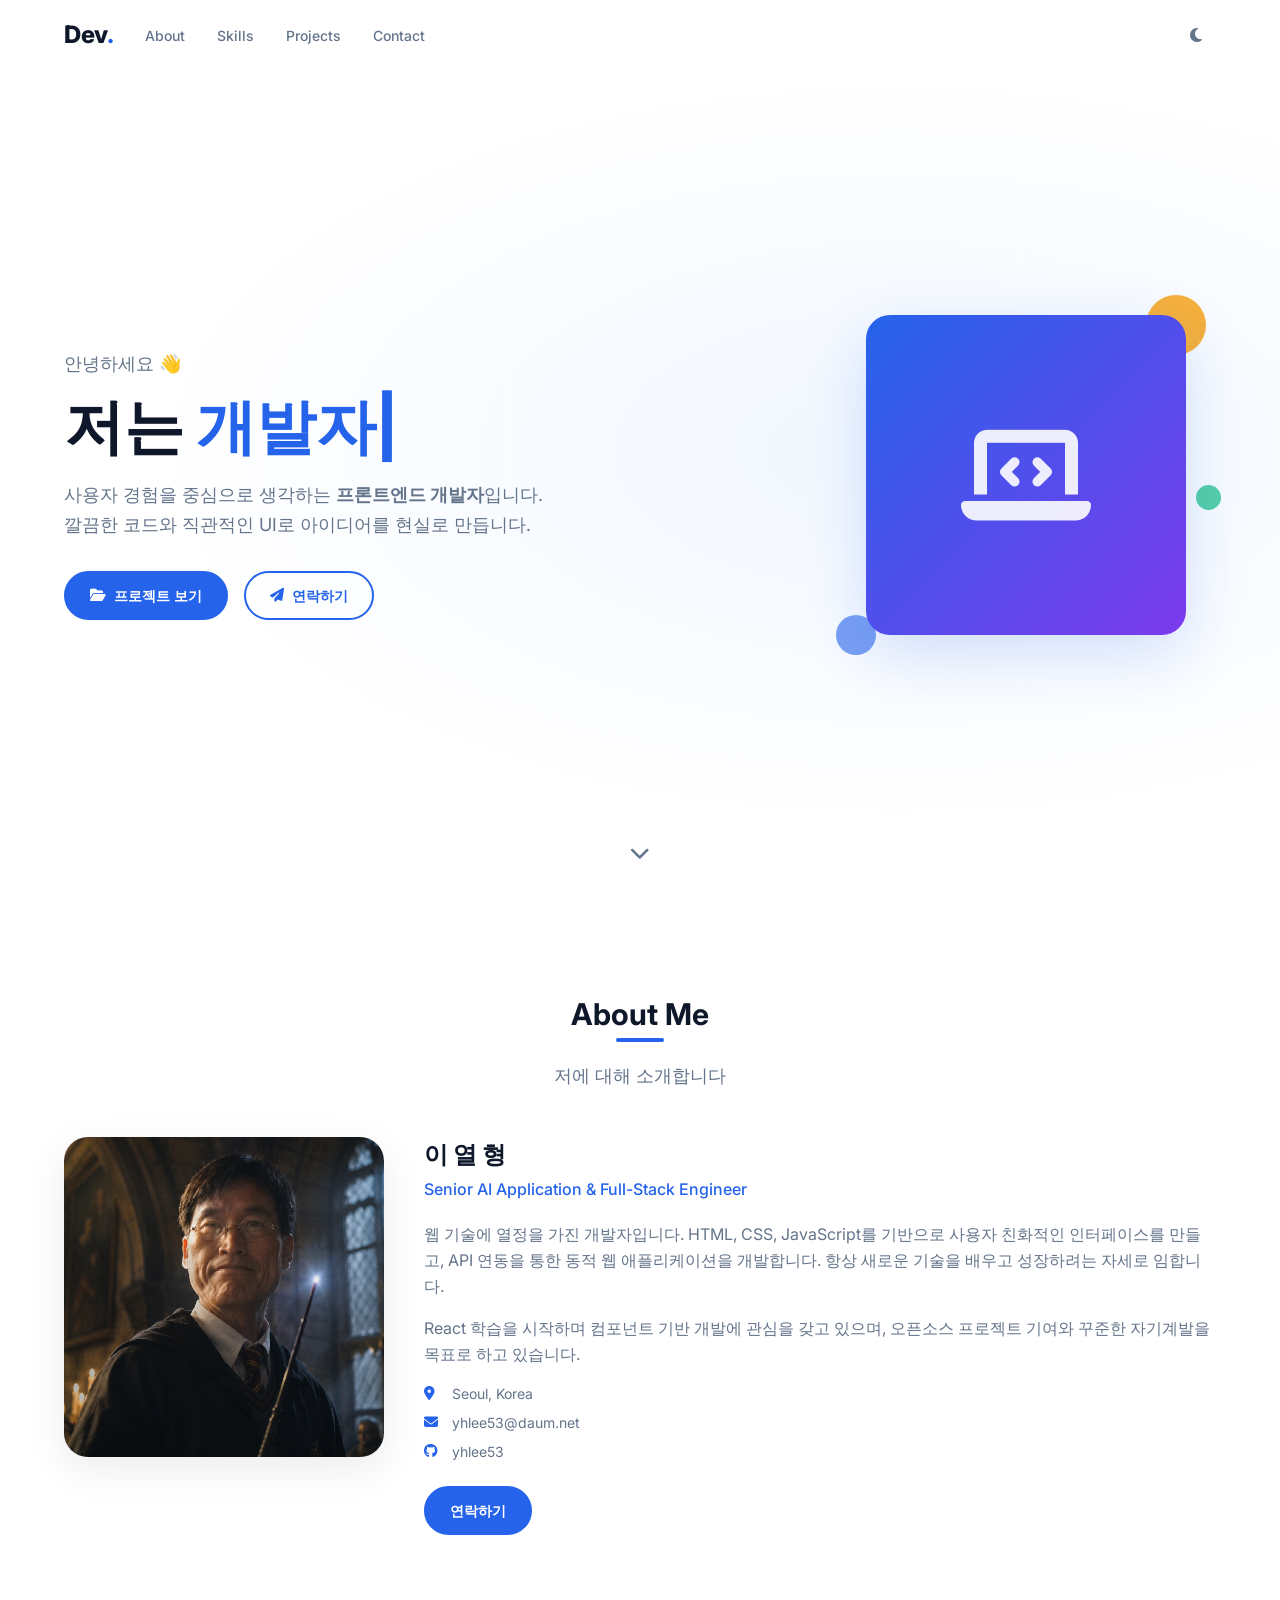
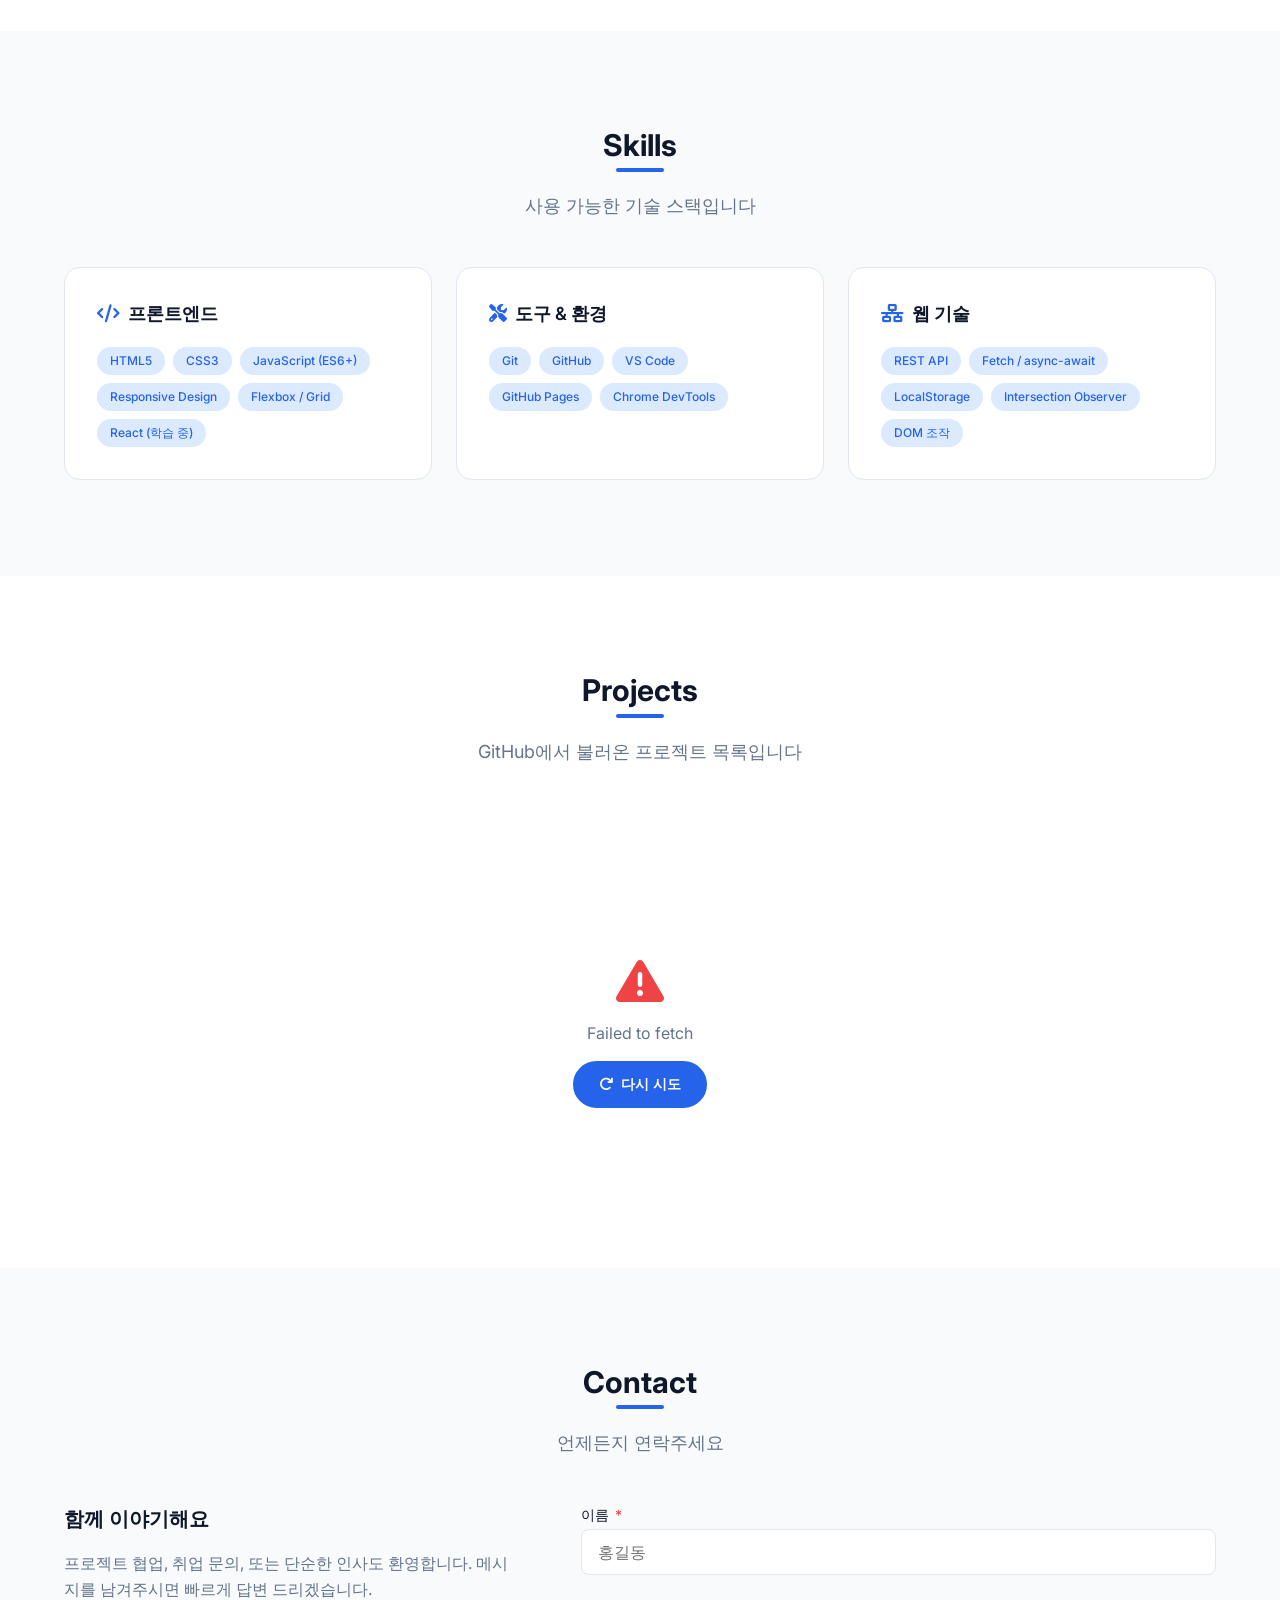
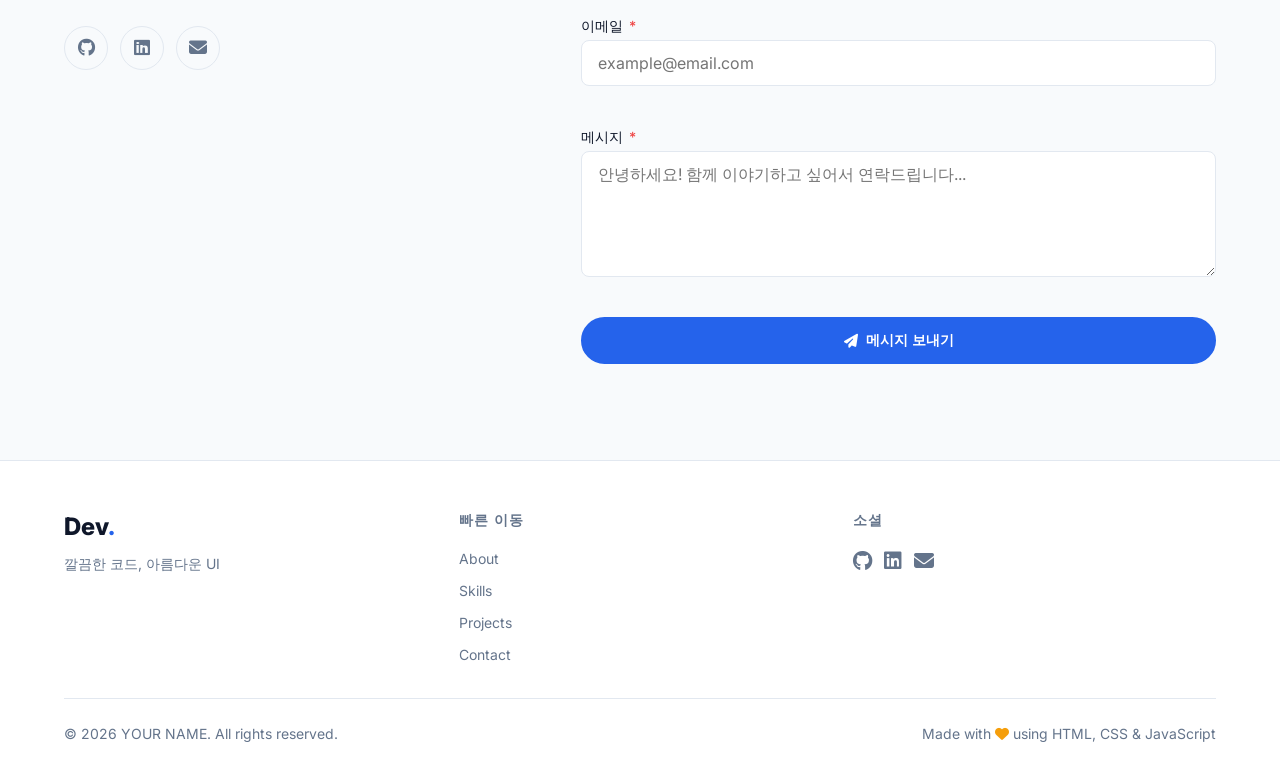
<file: index.html>
<!DOCTYPE html>
<html lang="ko" data-theme="light">
<head>
  <meta charset="UTF-8" />
  <meta name="viewport" content="width=device-width, initial-scale=1.0" />
  <title>포트폴리오 | YOUR NAME</title>
  <meta name="description" content="풀스택 개발자 포트폴리오 - 사용자 경험을 중심으로 생각하는 프론트엔드 개발자" />

  <!-- Google Fonts -->
  <link rel="preconnect" href="https://fonts.googleapis.com" />
  <link rel="preconnect" href="https://fonts.gstatic.com" crossorigin />
  <link href="https://fonts.googleapis.com/css2?family=Inter:wght@300;400;500;600;700;800&display=swap" rel="stylesheet" />

  <!-- Font Awesome -->
  <link rel="stylesheet" href="https://cdnjs.cloudflare.com/ajax/libs/font-awesome/6.5.0/css/all.min.css" />

  <!-- Stylesheet -->
  <link rel="stylesheet" href="css/style.css" />

  <!-- JavaScript (defer: DOM 파싱 완료 후 실행) -->
  <!-- EmailJS SDK (폼 전송을 위해 선택적으로 사용) -->
  <script src="https://cdn.emailjs.com/sdk/3.2.0/email.min.js" defer></script>
  <script src="js/main.js" defer></script>
</head>
<body>

  <!-- ==================== HEADER ==================== -->
  <header id="header" class="header">
    <nav class="nav container">

      <!-- 로고 -->
      <a href="#hero" class="nav__logo" aria-label="홈으로 이동">
        Dev<span class="nav__logo-accent">.</span>
      </a>

      <!-- 네비게이션 메뉴 -->
      <ul class="nav__menu" id="navMenu" role="list">
        <li><a href="#about"    class="nav__link">About</a></li>
        <li><a href="#skills"   class="nav__link">Skills</a></li>
        <li><a href="#projects" class="nav__link">Projects</a></li>
        <li><a href="#contact"  class="nav__link">Contact</a></li>
      </ul>

      <!-- 우측 액션 버튼 -->
      <div class="nav__actions">
        <button class="nav__theme-btn" id="themeToggle" aria-label="다크 모드 전환">
          <i class="fas fa-moon" id="themeIcon" aria-hidden="true"></i>
        </button>
        <button class="nav__hamburger" id="hamburger" aria-label="메뉴 열기" aria-expanded="false" aria-controls="navMenu">
          <span class="hamburger__line"></span>
          <span class="hamburger__line"></span>
          <span class="hamburger__line"></span>
        </button>
      </div>
    </nav>
  </header>

  <!-- ==================== MAIN ==================== -->
  <main>

    <!-- HERO -->
    <section id="hero" class="hero">
      <div class="hero__container container">
        <div class="hero__content">
          <p class="hero__greeting">안녕하세요 👋</p>
          <h1 class="hero__title">
            저는 <span class="hero__highlight" id="typingText"></span><span class="hero__cursor" aria-hidden="true">|</span>
          </h1>
          <p class="hero__subtitle">
            사용자 경험을 중심으로 생각하는 <strong>프론트엔드 개발자</strong>입니다.<br />
            깔끔한 코드와 직관적인 UI로 아이디어를 현실로 만듭니다.
          </p>
          <div class="hero__cta" role="group" aria-label="주요 버튼">
            <a href="#projects" class="btn btn--primary">
              <i class="fas fa-folder-open" aria-hidden="true"></i> 프로젝트 보기
            </a>
            <a href="#contact" class="btn btn--outline">
              <i class="fas fa-paper-plane" aria-hidden="true"></i> 연락하기
            </a>
          </div>
        </div>

        <div class="hero__visual" aria-hidden="true">
          <div class="hero__avatar">
            <i class="fas fa-laptop-code hero__avatar-icon"></i>
          </div>
          <div class="hero__deco hero__deco--1"></div>
          <div class="hero__deco hero__deco--2"></div>
          <div class="hero__deco hero__deco--3"></div>
        </div>
      </div>

      <a href="#about" class="hero__scroll-hint" aria-label="다음 섹션으로 스크롤">
        <i class="fas fa-chevron-down" aria-hidden="true"></i>
      </a>
    </section>

    <!-- ABOUT -->
    <section id="about" class="about section">
      <div class="container">
        <header class="section__header fade-in">
          <h2 class="section__title">About Me</h2>
          <p class="section__subtitle">저에 대해 소개합니다</p>
        </header>

        <div class="about__content">
          <div class="about__img-wrap fade-in">
            <img
              src="images/image_yhlee.png"
              alt="개발자 YOUR NAME의 프로필 사진"
              class="about__img"
              id="profileImg"
            />
            <!-- 이미지 로드 실패 시 JS에서 이 요소를 표시 -->
            <div class="about__img-fallback hidden" id="profileFallback" aria-hidden="true">
              <i class="fas fa-user"></i>
            </div>
          </div>

          <div class="about__text fade-in">
            <h3 class="about__name">이 열 형</h3>
            <p class="about__role">Senior AI Application &amp; Full-Stack Engineer</p>
            <p class="about__bio">
              웹 기술에 열정을 가진 개발자입니다. HTML, CSS, JavaScript를 기반으로
              사용자 친화적인 인터페이스를 만들고, API 연동을 통한 동적 웹 애플리케이션을
              개발합니다. 항상 새로운 기술을 배우고 성장하려는 자세로 임합니다.
            </p>
            <p class="about__bio">
              React 학습을 시작하며 컴포넌트 기반 개발에 관심을 갖고 있으며,
              오픈소스 프로젝트 기여와 꾸준한 자기계발을 목표로 하고 있습니다.
            </p>

            <ul class="about__info" role="list">
              <li class="about__info-item">
                <i class="fas fa-map-marker-alt" aria-hidden="true"></i>
                <span>Seoul, Korea</span>
              </li>
              <li class="about__info-item">
                <i class="fas fa-envelope" aria-hidden="true"></i>
                <span>yhlee53@daum.net</span>
              </li>
              <li class="about__info-item">
                <i class="fab fa-github" aria-hidden="true"></i>
                <span>yhlee53</span>
              </li>
            </ul>

            <a href="#contact" class="btn btn--primary">연락하기</a>
          </div>
        </div>
      </div>
    </section>

    <!-- SKILLS -->
    <section id="skills" class="skills section section--alt">
      <div class="container">
        <header class="section__header fade-in">
          <h2 class="section__title">Skills</h2>
          <p class="section__subtitle">사용 가능한 기술 스택입니다</p>
        </header>

        <div class="skills__grid">
          <article class="skill-card fade-in">
            <h3 class="skill-card__title">
              <i class="fas fa-code" aria-hidden="true"></i> 프론트엔드
            </h3>
            <ul class="skill-list" role="list">
              <li class="skill-tag">HTML5</li>
              <li class="skill-tag">CSS3</li>
              <li class="skill-tag">JavaScript (ES6+)</li>
              <li class="skill-tag">Responsive Design</li>
              <li class="skill-tag">Flexbox / Grid</li>
              <li class="skill-tag">React (학습 중)</li>
            </ul>
          </article>

          <article class="skill-card fade-in">
            <h3 class="skill-card__title">
              <i class="fas fa-tools" aria-hidden="true"></i> 도구 &amp; 환경
            </h3>
            <ul class="skill-list" role="list">
              <li class="skill-tag">Git</li>
              <li class="skill-tag">GitHub</li>
              <li class="skill-tag">VS Code</li>
              <li class="skill-tag">GitHub Pages</li>
              <li class="skill-tag">Chrome DevTools</li>
            </ul>
          </article>

          <article class="skill-card fade-in">
            <h3 class="skill-card__title">
              <i class="fas fa-network-wired" aria-hidden="true"></i> 웹 기술
            </h3>
            <ul class="skill-list" role="list">
              <li class="skill-tag">REST API</li>
              <li class="skill-tag">Fetch / async-await</li>
              <li class="skill-tag">LocalStorage</li>
              <li class="skill-tag">Intersection Observer</li>
              <li class="skill-tag">DOM 조작</li>
            </ul>
          </article>
        </div>
      </div>
    </section>

    <!-- PROJECTS -->
    <section id="projects" class="projects section">
      <div class="container">
        <header class="section__header fade-in">
          <h2 class="section__title">Projects</h2>
          <p class="section__subtitle">GitHub에서 불러온 프로젝트 목록입니다</p>
        </header>

        <!-- 언어 필터 버튼 (JS로 동적 생성) -->
        <div class="projects__filters fade-in" id="projectFilters" role="group" aria-label="언어 필터"></div>

        <!-- 상태별 UI -->
        <div id="projectsContainer">

          <!-- 로딩 상태 -->
          <div class="state-box" id="loadingState" aria-live="polite" aria-label="로딩 중">
            <div class="spinner" role="status"></div>
            <p>GitHub에서 프로젝트를 불러오는 중...</p>
          </div>

          <!-- 에러 상태 (숨김) -->
          <div class="state-box hidden" id="errorState" role="alert">
            <i class="fas fa-exclamation-triangle state-box__icon state-box__icon--error" aria-hidden="true"></i>
            <p id="errorMessage">프로젝트를 불러올 수 없습니다.</p>
            <button class="btn btn--primary" id="retryBtn">
              <i class="fas fa-redo" aria-hidden="true"></i> 다시 시도
            </button>
          </div>

          <!-- 빈 상태 (숨김) -->
          <div class="state-box hidden" id="emptyState">
            <i class="fas fa-folder-open state-box__icon" aria-hidden="true"></i>
            <p>표시할 프로젝트가 없습니다.</p>
          </div>

          <!-- 프로젝트 카드 그리드 (숨김, JS로 채움) -->
          <div class="projects__grid hidden" id="projectsGrid"></div>

        </div>
      </div>
    </section>

    <!-- CONTACT -->
    <section id="contact" class="contact section section--alt">
      <div class="container">
        <header class="section__header fade-in">
          <h2 class="section__title">Contact</h2>
          <p class="section__subtitle">언제든지 연락주세요</p>
        </header>

        <div class="contact__layout">

          <div class="contact__info fade-in">
            <h3 class="contact__info-title">함께 이야기해요</h3>
            <p class="contact__info-desc">
              프로젝트 협업, 취업 문의, 또는 단순한 인사도 환영합니다.
              메시지를 남겨주시면 빠르게 답변 드리겠습니다.
            </p>
            <div class="contact__socials" role="list">
              <a href="https://github.com/yhlee53" target="_blank" rel="noopener noreferrer"
                 class="social-btn" aria-label="GitHub 프로필 방문" role="listitem">
                <i class="fab fa-github" aria-hidden="true"></i>
              </a>
              <a href="https://linkedin.com" target="_blank" rel="noopener noreferrer"
                 class="social-btn" aria-label="LinkedIn 프로필 방문" role="listitem">
                <i class="fab fa-linkedin" aria-hidden="true"></i>
              </a>
              <a href="mailto:yhlee53@daum.net" class="social-btn" aria-label="이메일 보내기" role="listitem">
                <i class="fas fa-envelope" aria-hidden="true"></i>
              </a>
            </div>
          </div>

          <form class="contact__form fade-in" id="contactForm" novalidate>

            <div class="form-group">
              <label for="name" class="form-label">
                이름 <span class="required" aria-label="필수 항목">*</span>
              </label>
              <input
                type="text"
                id="name"
                name="name"
                class="form-input"
                placeholder="홍길동"
                autocomplete="name"
                aria-required="true"
                aria-describedby="nameError"
              />
              <span class="form-error" id="nameError" role="alert" aria-live="polite"></span>
            </div>

            <div class="form-group">
              <label for="email" class="form-label">
                이메일 <span class="required" aria-label="필수 항목">*</span>
              </label>
              <input
                type="email"
                id="email"
                name="email"
                class="form-input"
                placeholder="example@email.com"
                autocomplete="email"
                aria-required="true"
                aria-describedby="emailError"
              />
              <span class="form-error" id="emailError" role="alert" aria-live="polite"></span>
            </div>

            <div class="form-group">
              <label for="message" class="form-label">
                메시지 <span class="required" aria-label="필수 항목">*</span>
              </label>
              <textarea
                id="message"
                name="message"
                class="form-input form-textarea"
                placeholder="안녕하세요! 함께 이야기하고 싶어서 연락드립니다..."
                rows="5"
                aria-required="true"
                aria-describedby="messageError"
              ></textarea>
              <span class="form-error" id="messageError" role="alert" aria-live="polite"></span>
            </div>

            <button type="submit" class="btn btn--primary btn--full" id="submitBtn">
              <i class="fas fa-paper-plane" aria-hidden="true"></i>
              <span>메시지 보내기</span>
            </button>

            <!-- 전송 성공 메시지 (숨김) -->
            <div class="form-success hidden" id="formSuccess" role="status">
              <i class="fas fa-check-circle" aria-hidden="true"></i>
              <p>메시지가 성공적으로 전송되었습니다! 빠른 시간 내에 답변 드리겠습니다.</p>
            </div>

          </form>
        </div>
      </div>
    </section>

  </main>

  <!-- ==================== FOOTER ==================== -->
  <footer class="footer">
    <div class="container">
      <div class="footer__grid">

        <div class="footer__brand">
          <a href="#hero" class="footer__logo" aria-label="홈으로 이동">
            Dev<span class="nav__logo-accent">.</span>
          </a>
          <p class="footer__tagline">깔끔한 코드, 아름다운 UI</p>
        </div>

        <nav class="footer__nav" aria-label="푸터 내비게이션">
          <h4 class="footer__nav-title">빠른 이동</h4>
          <ul role="list">
            <li><a href="#about">About</a></li>
            <li><a href="#skills">Skills</a></li>
            <li><a href="#projects">Projects</a></li>
            <li><a href="#contact">Contact</a></li>
          </ul>
        </nav>

        <div class="footer__social">
          <h4 class="footer__nav-title">소셜</h4>
          <div class="footer__social-links" role="list">
            <a href="https://github.com/yhlee53" target="_blank" rel="noopener noreferrer"
               aria-label="GitHub" role="listitem">
              <i class="fab fa-github" aria-hidden="true"></i>
            </a>
            <a href="https://linkedin.com" target="_blank" rel="noopener noreferrer"
               aria-label="LinkedIn" role="listitem">
              <i class="fab fa-linkedin" aria-hidden="true"></i>
            </a>
            <a href="mailto:yhlee53@daum.net" aria-label="이메일" role="listitem">
              <i class="fas fa-envelope" aria-hidden="true"></i>
            </a>
          </div>
        </div>

      </div>

      <div class="footer__bottom">
        <p>&copy; <span id="currentYear"></span> YOUR NAME. All rights reserved.</p>
        <p>Made with <i class="fas fa-heart footer__heart" aria-label="love"></i> using HTML, CSS &amp; JavaScript</p>
      </div>
    </div>
  </footer>

  <!-- 스크롤 상단 버튼 -->
  <button class="scroll-top hidden" id="scrollTop" aria-label="페이지 맨 위로 이동">
    <i class="fas fa-chevron-up" aria-hidden="true"></i>
  </button>

</body>
</html>

<!--
  전체 문서 구조 설명
  이 파일은 포트폴리오 사이트의 전체 레이아웃을 구성하는 HTML 파일입니다.
  각 섹션은 Hero(소개), About(자기소개), Skills(기술 스택), Projects(프로젝트), Contact(연락처), Footer(하단정보)로 나뉩니다.
  브라우저가 이 파일을 읽으면 화면에 포트폴리오 페이지가 렌더링됩니다.
-->

<!--
  HTML 문서의 시작.
  lang="ko"는 한국어 문서임을 의미하고,
  data-theme="light"는 초기 테마를 라이트 모드로 설정합니다.
-->

<!--
  헤더 영역
  화면 상단에 고정되어 있는 네비게이션 바입니다.
  로고, 메뉴 링크, 다크모드 버튼, 모바일 햄버거 버튼이 포함됩니다.
  사용자가 페이지를 스크롤해도 상단에 남아 있어 빠르게 다른 섹션으로 이동할 수 있습니다.
-->

<!--
  메인 콘텐츠 영역
  실제 화면에 보이는 주요 섹션들이 들어가는 곳입니다.
  Hero, About, Skills, Projects, Contact 순서로 구성됩니다.
-->

<!--
  Hero 섹션
  첫 화면에서 사용자에게 가장 먼저 보이는 소개 영역입니다.
  인사, 이름, 역할, CTA 버튼, 시각적인 아바타 이미지가 포함됩니다.
  JS의 타이핑 효과는 이 영역의 텍스트에 적용됩니다.
-->

<!--
  About 섹션
  개발자 소개 영역입니다.
  프로필 이미지, 한 줄 소개, 자기소개 문장, 개인정보(지역, 이메일, GitHub) 등을 보여줍니다.
  사용자가 개발자의 기본 배경을 빠르게 이해할 수 있게 구성되어 있습니다.
-->

<!--
  Skills 섹션
  보유한 기술 스택을 카드 형태로 정리한 영역입니다.
  프론트엔드, 도구 및 환경, 웹 기술 등으로 분류하여 보여줍니다.
-->

<!--
  Projects 섹션
  GitHub API를 통해 저장소 목록을 불러오는 영역입니다.
  언어별 필터 버튼, 로딩 상태, 에러 상태, 프로젝트 카드 그리드가 배치됩니다.
  JS가 동적으로 내용을 채워 화면에 표시합니다.
-->

<!--
  Contact 섹션
  연락을 위한 폼 영역입니다.
  이름, 이메일, 메시지를 입력하고 전송하면 EmailJS 또는 mailto를 통해 메일 전송이 시도됩니다.
  왼쪽에는 소셜 링크 버튼도 함께 구성되어 있습니다.
-->

<!--
  푸터 영역
  페이지 하단에 표시되는 정보 영역입니다.
  로고, 빠른 이동 링크, 소셜 링크, 저작권 문구를 담고 있습니다.
-->

<!--
  스크롤 상단 버튼
  사용자가 페이지를 아래로 내리면 나타나고, 클릭 시 화면 최상단으로 이동합니다.
  JS에서 .visible 클래스를 추가해 보이게 하고 숨기게 합니다.
-->
</file>
<file: css/style.css>
/* ============================================================
   CSS 변수 (라이트 테마 기본값 — 모바일 퍼스트)
   이 영역은 전체 페이지에서 공통으로 사용할 색상, 폰트, 간격, 둥근 정도, 애니메이션 속도를 정의합니다.
   프로젝트 전체에서 같은 값을 재사용하므로 디자인을 통일하고 유지보수를 쉽게 합니다.
   :root는 기본 라이트 테마 값을 담고 있으며, JS에서 data-theme="dark"가 들어가면 다크 테마 값으로 덮어씁니다.
   ============================================================ */
:root {
  /* 색상 */
  --color-primary:       #2563eb;
  --color-primary-dark:  #1d4ed8;
  --color-primary-light: #dbeafe;
  --color-accent:        #f59e0b;
  --color-bg:            #ffffff;
  --color-bg-alt:        #f8fafc;
  --color-surface:       #ffffff;
  --color-border:        #e2e8f0;
  --color-text:          #0f172a;
  --color-text-muted:    #64748b;
  --color-shadow:        rgba(0, 0, 0, 0.08);
  --color-shadow-hover:  rgba(37, 99, 235, 0.18);
  --color-success:       #10b981;
  --color-error:         #ef4444;
  --color-warning:       #f59e0b;

  /* 타이포그래피 */
  --font:          'Inter', -apple-system, BlinkMacSystemFont, sans-serif;
  --fs-xs:         0.75rem;
  --fs-sm:         0.875rem;
  --fs-base:       1rem;
  --fs-lg:         1.125rem;
  --fs-xl:         1.25rem;
  --fs-2xl:        1.5rem;
  --fs-3xl:        1.875rem;
  --fs-4xl:        2.25rem;
  --fs-5xl:        3rem;
  --fw-normal:     400;
  --fw-medium:     500;
  --fw-semibold:   600;
  --fw-bold:       700;
  --fw-extrabold:  800;
  --lh-tight:      1.25;
  --lh-normal:     1.5;
  --lh-relaxed:    1.625;

  /* 간격 */
  --sp-1:  0.25rem;
  --sp-2:  0.5rem;
  --sp-3:  0.75rem;
  --sp-4:  1rem;
  --sp-5:  1.25rem;
  --sp-6:  1.5rem;
  --sp-8:  2rem;
  --sp-10: 2.5rem;
  --sp-12: 3rem;
  --sp-16: 4rem;
  --sp-20: 5rem;
  --sp-24: 6rem;

  /* 보더 */
  --radius-sm:   0.25rem;
  --radius-md:   0.5rem;
  --radius-lg:   1rem;
  --radius-xl:   1.5rem;
  --radius-full: 9999px;

  /* 레이아웃 */
  --nav-height:       70px;
  --container-width:  1200px;
  --container-pad:    var(--sp-4);

  /* 트랜지션 */
  --tr-fast:   150ms ease;
  --tr-normal: 300ms ease;
  --tr-slow:   500ms ease;
}

/* ============================================================
   다크 테마
   이 블록은 다크 모드에서 사용할 CSS 변수 값을 다시 정의합니다.
   JS에서 html[data-theme="dark"]가 적용되면 이 값들이 사용됩니다.
   결과적으로 페이지 전체 색상이 자동으로 다크 톤으로 바뀝니다.
   ============================================================ */
[data-theme="dark"] {
  --color-bg:          #0f172a;
  --color-bg-alt:      #1e293b;
  --color-surface:     #1e293b;
  --color-border:      #334155;
  --color-text:        #f1f5f9;
  --color-text-muted:  #94a3b8;
  --color-shadow:      rgba(0, 0, 0, 0.35);
  --color-shadow-hover:rgba(37, 99, 235, 0.3);
  --color-primary-light: #1e3a8a;
}

/* ============================================================
   리셋 & 기본 스타일
   브라우저 기본 스타일 차이를 제거하고, 공통 레이아웃을 안정적으로 맞추는 부분입니다.
   box-sizing: border-box를 적용해 요소의 크기 계산을 통일하고,
   body에 폰트/배경/텍스트 컬러를 설정하여 전체적인 기본 톤을 잡습니다.
   ============================================================ */
*, *::before, *::after {
  box-sizing: border-box;
  margin: 0;
  padding: 0;
}

html {
  scroll-behavior: smooth;
  font-size: 16px;
}

body {
  font-family: var(--font);
  font-size: var(--fs-base);
  line-height: var(--lh-normal);
  color: var(--color-text);
  background-color: var(--color-bg);
  transition: background-color var(--tr-normal), color var(--tr-normal);
  overflow-x: hidden;
}

ul { list-style: none; }

a {
  color: inherit;
  text-decoration: none;
  transition: color var(--tr-fast);
}

img { max-width: 100%; height: auto; display: block; }

button {
  cursor: pointer;
  border: none;
  background: none;
  font-family: inherit;
}

/* ============================================================
   유틸리티
   자주 반복되는 스타일을 클래스 형태로 만들어 코드 재사용성을 높입니다.
   예: .hidden은 요소를 숨기고, .container는 콘텐츠 영역을 가운데 정렬합니다.
   ============================================================ */
.hidden { display: none !important; }

.container {
  width: 100%;
  max-width: var(--container-width);
  margin-inline: auto;
  padding-inline: var(--container-pad);
}

/* ============================================================
   버튼 스타일
   공통 버튼 디자인을 정의합니다.
   .btn--primary: 강조 버튼
   .btn--outline: 테두리 버튼
   .btn--full: 너비 100% 버튼
   포트폴리오 전체에서 버튼을 같은 스타일로 유지하기 위해 사용합니다.
   ============================================================ */
.btn {
  display: inline-flex;
  align-items: center;
  gap: var(--sp-2);
  padding: var(--sp-3) var(--sp-6);
  border-radius: var(--radius-full);
  font-size: var(--fs-sm);
  font-weight: var(--fw-semibold);
  transition: all var(--tr-normal);
  white-space: nowrap;
}

.btn--primary {
  background-color: var(--color-primary);
  color: #fff;
  border: 2px solid var(--color-primary);
}
.btn--primary:hover {
  background-color: var(--color-primary-dark);
  border-color: var(--color-primary-dark);
  transform: translateY(-2px);
  box-shadow: 0 6px 20px var(--color-shadow-hover);
}

.btn--outline {
  background-color: transparent;
  color: var(--color-primary);
  border: 2px solid var(--color-primary);
}
.btn--outline:hover {
  background-color: var(--color-primary);
  color: #fff;
  transform: translateY(-2px);
}

.btn--full { width: 100%; justify-content: center; }

/* ============================================================
   섹션 공통
   페이지의 각 섹션 제목, 부제, 간격을 통일합니다.
   제목 아래에 작은 밑줄을 추가해 시각적으로 명확하게 구분합니다.
   ============================================================ */
.section {
  padding-block: var(--sp-16);
}
.section--alt {
  background-color: var(--color-bg-alt);
}

.section__header {
  text-align: center;
  margin-bottom: var(--sp-12);
}
.section__title {
  font-size: var(--fs-3xl);
  font-weight: var(--fw-bold);
  line-height: var(--lh-tight);
  margin-bottom: var(--sp-3);
  position: relative;
  display: inline-block;
}
.section__title::after {
  content: '';
  position: absolute;
  bottom: -8px;
  left: 50%;
  transform: translateX(-50%);
  width: 48px;
  height: 4px;
  background: var(--color-primary);
  border-radius: var(--radius-full);
}
.section__subtitle {
  color: var(--color-text-muted);
  font-size: var(--fs-lg);
  margin-top: var(--sp-4);
}

/* ============================================================
   스크롤 애니메이션
   fade-in 클래스를 가진 요소가 화면에 들어올 때 점점 보이도록 처리합니다.
   JS의 IntersectionObserver와 연결되어 동작합니다.
   ============================================================ */
.fade-in {
  opacity: 0;
  transform: translateY(30px);
  transition: opacity 0.6s ease, transform 0.6s ease;
}
.fade-in.visible {
  opacity: 1;
  transform: translateY(0);
}

/* ============================================================
   헤더 & 네비게이션
   화면 최상단에 고정되는 헤더 스타일입니다.
   로고, 메뉴 링크, 테마 토글 버튼, 햄버거 버튼이 포함됩니다.
   스크롤 시 .header.scrolled가 추가되어 배경이 생기고 그림자가 생깁니다.
   ============================================================ */
.header {
  position: fixed;
  top: 0;
  left: 0;
  right: 0;
  z-index: 1000;
  height: var(--nav-height);
  transition: background-color var(--tr-normal), box-shadow var(--tr-normal);
}
.header.scrolled {
  background-color: var(--color-surface);
  box-shadow: 0 2px 20px var(--color-shadow);
}

.nav {
  height: 100%;
  display: flex;
  align-items: center;
  justify-content: space-between;
  gap: var(--sp-8);
}

.nav__logo {
  font-size: var(--fs-2xl);
  font-weight: var(--fw-extrabold);
  color: var(--color-text);
  letter-spacing: -0.5px;
  flex-shrink: 0;
}
.nav__logo-accent { color: var(--color-primary); }

/* 데스크톱 메뉴 (모바일에선 숨김) */
.nav__menu {
  display: none;
  list-style: none;
  gap: var(--sp-8);
}
.nav__link {
  font-size: var(--fs-sm);
  font-weight: var(--fw-medium);
  color: var(--color-text-muted);
  transition: color var(--tr-fast);
  position: relative;
  padding-bottom: var(--sp-1);
}
.nav__link::after {
  content: '';
  position: absolute;
  bottom: 0;
  left: 0;
  width: 0;
  height: 2px;
  background: var(--color-primary);
  border-radius: var(--radius-full);
  transition: width var(--tr-normal);
}
.nav__link:hover,
.nav__link.active {
  color: var(--color-primary);
}
.nav__link:hover::after,
.nav__link.active::after {
  width: 100%;
}

.nav__actions {
  display: flex;
  align-items: center;
  gap: var(--sp-2);
  margin-left: auto;
}

/* 테마 토글 버튼 */
.nav__theme-btn {
  width: 40px;
  height: 40px;
  border-radius: var(--radius-full);
  display: flex;
  align-items: center;
  justify-content: center;
  font-size: var(--fs-base);
  color: var(--color-text-muted);
  transition: background-color var(--tr-fast), color var(--tr-fast);
}
.nav__theme-btn:hover {
  background-color: var(--color-bg-alt);
  color: var(--color-primary);
}

/* 햄버거 버튼 */
.nav__hamburger {
  display: flex;
  flex-direction: column;
  justify-content: center;
  gap: 5px;
  width: 40px;
  height: 40px;
  padding: var(--sp-2);
  border-radius: var(--radius-md);
  transition: background-color var(--tr-fast);
}
.nav__hamburger:hover { background-color: var(--color-bg-alt); }

.hamburger__line {
  display: block;
  width: 22px;
  height: 2px;
  background-color: var(--color-text);
  border-radius: var(--radius-full);
  transition: transform var(--tr-normal), opacity var(--tr-normal);
}

/* 햄버거 → X 변환 */
.nav__hamburger.active .hamburger__line:nth-child(1) {
  transform: translateY(7px) rotate(45deg);
}
.nav__hamburger.active .hamburger__line:nth-child(2) {
  opacity: 0;
  transform: scaleX(0);
}
.nav__hamburger.active .hamburger__line:nth-child(3) {
  transform: translateY(-7px) rotate(-45deg);
}

/* ============================================================
   모바일 메뉴 오버레이
   모바일 환경에서 네비게이션 메뉴가 펼쳐질 때 사용되는 스타일입니다.
   전체 화면처럼 열리고 slideDown 애니메이션으로 부드럽게 등장합니다.
   ============================================================ */
.nav__menu.open {
  display: flex;
  flex-direction: column;
  align-items: center;
  position: fixed;
  inset: var(--nav-height) 0 0 0;
  background-color: var(--color-surface);
  padding: var(--sp-8) var(--sp-6);
  gap: var(--sp-6);
  animation: slideDown 0.3s ease;
  z-index: 999;
}
@keyframes slideDown {
  from { opacity: 0; transform: translateY(-10px); }
  to   { opacity: 1; transform: translateY(0); }
}

/* ============================================================
   Hero 섹션
   첫 화면에서 가장 먼저 보이는 큰 소개 영역입니다.
   인사말, 이름, 타이핑 문구, CTA 버튼, 아바타 아이콘이 포함됩니다.
   배경에 흐린 원형 그라데이션을 넣어 포트폴리오 느낌을 살립니다.
   ============================================================ */
.hero {
  min-height: 100vh;
  display: flex;
  align-items: center;
  padding-top: var(--nav-height);
  position: relative;
  overflow: hidden;
}
.hero::before {
  content: '';
  position: absolute;
  inset: 0;
  background: radial-gradient(ellipse at 70% 50%, var(--color-primary-light) 0%, transparent 60%);
  pointer-events: none;
  opacity: 0.4;
}

.hero__container {
  display: flex;
  flex-direction: column;
  gap: var(--sp-10);
  padding-block: var(--sp-12);
  position: relative;
  z-index: 1;
}

.hero__content { flex: 1; }

.hero__greeting {
  font-size: var(--fs-lg);
  color: var(--color-text-muted);
  margin-bottom: var(--sp-3);
}

.hero__title {
  font-size: var(--fs-4xl);
  font-weight: var(--fw-extrabold);
  line-height: var(--lh-tight);
  margin-bottom: var(--sp-4);
  color: var(--color-text);
}
.hero__highlight { color: var(--color-primary); }
.hero__cursor {
  display: inline-block;
  color: var(--color-primary);
  animation: blink 1s step-end infinite;
}
@keyframes blink {
  0%, 100% { opacity: 1; }
  50%       { opacity: 0; }
}

.hero__subtitle {
  font-size: var(--fs-lg);
  color: var(--color-text-muted);
  line-height: var(--lh-relaxed);
  margin-bottom: var(--sp-8);
  max-width: 540px;
}

.hero__cta {
  display: flex;
  flex-wrap: wrap;
  gap: var(--sp-4);
}

/* Hero 시각 요소 */
.hero__visual {
  position: relative;
  width: 260px;
  height: 260px;
  margin-inline: auto;
  flex-shrink: 0;
}

.hero__avatar {
  width: 220px;
  height: 220px;
  background: linear-gradient(135deg, var(--color-primary), #7c3aed);
  border-radius: var(--radius-xl);
  display: flex;
  align-items: center;
  justify-content: center;
  position: relative;
  z-index: 1;
  box-shadow: 0 20px 60px var(--color-shadow-hover);
  margin: 20px auto 0;
}
.hero__avatar-icon {
  font-size: 4.5rem;
  color: #fff;
  opacity: 0.9;
}

.hero__deco {
  position: absolute;
  border-radius: var(--radius-full);
  animation: float 4s ease-in-out infinite;
}
.hero__deco--1 {
  width: 60px; height: 60px;
  background: var(--color-accent);
  top: 0; right: 10px;
  animation-delay: 0s;
  opacity: 0.8;
}
.hero__deco--2 {
  width: 40px; height: 40px;
  background: var(--color-primary);
  bottom: 20px; left: 0;
  animation-delay: 1.5s;
  opacity: 0.6;
}
.hero__deco--3 {
  width: 25px; height: 25px;
  background: #10b981;
  top: 50%; right: -5px;
  animation-delay: 0.8s;
  opacity: 0.7;
}
@keyframes float {
  0%, 100% { transform: translateY(0) rotate(0deg); }
  50%       { transform: translateY(-12px) rotate(5deg); }
}

.hero__scroll-hint {
  position: absolute;
  bottom: var(--sp-8);
  left: 50%;
  transform: translateX(-50%);
  font-size: var(--fs-xl);
  color: var(--color-text-muted);
  animation: bounce 2s ease-in-out infinite;
}
@keyframes bounce {
  0%, 100% { transform: translateX(-50%) translateY(0); }
  50%       { transform: translateX(-50%) translateY(8px); }
}

/* ============================================================
   About 섹션
   개발자 소개 영역입니다.
   이미지, 이름, 직무, 자기소개, 이메일/지역/GitHub 정보 등을 정렬해 표시합니다.
   자신을 소개하는 핵심 영역이라서 포트폴리오의 신뢰도를 높이는 역할을 합니다.
   ============================================================ */
.about__content {
  display: flex;
  flex-direction: column;
  gap: var(--sp-10);
  align-items: center;
}

.about__img-wrap {
  position: relative;
  width: 240px;
  height: 240px;
  flex-shrink: 0;
}
.about__img {
  width: 100%;
  height: 100%;
  object-fit: cover;
  border-radius: var(--radius-xl);
  box-shadow: 0 12px 40px var(--color-shadow);
}
.about__img-fallback {
  width: 100%;
  height: 100%;
  border-radius: var(--radius-xl);
  background: linear-gradient(135deg, var(--color-primary-light), var(--color-primary));
  display: flex;
  align-items: center;
  justify-content: center;
  font-size: 5rem;
  color: var(--color-primary);
}
[data-theme="dark"] .about__img-fallback {
  color: #93c5fd;
}

.about__name {
  font-size: var(--fs-2xl);
  font-weight: var(--fw-bold);
  margin-bottom: var(--sp-1);
}
.about__role {
  color: var(--color-primary);
  font-weight: var(--fw-medium);
  margin-bottom: var(--sp-5);
}
.about__bio {
  color: var(--color-text-muted);
  line-height: var(--lh-relaxed);
  margin-bottom: var(--sp-4);
}

.about__info {
  display: flex;
  flex-direction: column;
  gap: var(--sp-2);
  margin-bottom: var(--sp-6);
}
.about__info-item {
  display: flex;
  align-items: center;
  gap: var(--sp-3);
  color: var(--color-text-muted);
  font-size: var(--fs-sm);
}
.about__info-item i { color: var(--color-primary); width: 16px; }

/* ============================================================
   Skills 섹션
   보유 기술을 카드 형태로 보여주는 영역입니다.
   각 카드에는 기술 태그들이 들어가며, hover 시 살짝 떠오르는 효과를 줍니다.
   ============================================================ */
.skills__grid {
  display: grid;
  grid-template-columns: 1fr;
  gap: var(--sp-6);
}

.skill-card {
  background: var(--color-surface);
  border: 1px solid var(--color-border);
  border-radius: var(--radius-lg);
  padding: var(--sp-8);
  transition: transform var(--tr-normal), box-shadow var(--tr-normal);
}
.skill-card:hover {
  transform: translateY(-4px);
  box-shadow: 0 12px 32px var(--color-shadow);
}

.skill-card__title {
  font-size: var(--fs-lg);
  font-weight: var(--fw-semibold);
  margin-bottom: var(--sp-5);
  display: flex;
  align-items: center;
  gap: var(--sp-2);
  color: var(--color-text);
}
.skill-card__title i { color: var(--color-primary); }

.skill-list {
  display: flex;
  flex-wrap: wrap;
  gap: var(--sp-2);
}
.skill-tag {
  display: inline-flex;
  padding: var(--sp-1) var(--sp-3);
  background: var(--color-primary-light);
  color: var(--color-primary);
  border-radius: var(--radius-full);
  font-size: var(--fs-xs);
  font-weight: var(--fw-medium);
  border: 1px solid transparent;
  transition: all var(--tr-fast);
}
[data-theme="dark"] .skill-tag {
  background: rgba(37, 99, 235, 0.15);
  color: #93c5fd;
}
.skill-tag:hover {
  background: var(--color-primary);
  color: #fff;
}

/* ============================================================
   Projects 섹션
   GitHub 저장소를 카드 형태로 보여주는 영역입니다.
   언어 필터 버튼, 로딩 상태, 에러 상태, 빈 상태, 프로젝트 카드 레이아웃이 포함됩니다.
   JS에서 GitHub API 데이터를 가져와 이 위치에 실제 카드 HTML을 삽입합니다.
   ============================================================ */

/* 필터 버튼 영역 */
.projects__filters {
  display: flex;
  flex-wrap: wrap;
  gap: var(--sp-2);
  justify-content: center;
  margin-bottom: var(--sp-10);
  min-height: 40px;
}
.filter-btn {
  padding: var(--sp-2) var(--sp-4);
  border-radius: var(--radius-full);
  font-size: var(--fs-xs);
  font-weight: var(--fw-medium);
  border: 1.5px solid var(--color-border);
  color: var(--color-text-muted);
  background: var(--color-surface);
  transition: all var(--tr-fast);
}
.filter-btn:hover {
  border-color: var(--color-primary);
  color: var(--color-primary);
}
.filter-btn--active {
  background: var(--color-primary);
  border-color: var(--color-primary);
  color: #fff;
}

/* 상태 박스 (로딩 / 에러 / 빈 상태) */
.state-box {
  display: flex;
  flex-direction: column;
  align-items: center;
  gap: var(--sp-4);
  padding: var(--sp-16);
  text-align: center;
  color: var(--color-text-muted);
}
.state-box__icon {
  font-size: 3rem;
}
.state-box__icon--error { color: var(--color-error); }

/* 로딩 스피너 */
.spinner {
  width: 48px;
  height: 48px;
  border: 4px solid var(--color-border);
  border-top-color: var(--color-primary);
  border-radius: 50%;
  animation: spin 0.8s linear infinite;
}
@keyframes spin {
  to { transform: rotate(360deg); }
}

/* 프로젝트 카드 그리드 (Grid + auto-fit) */
.projects__grid {
  display: grid;
  grid-template-columns: repeat(auto-fit, minmax(280px, 1fr));
  gap: var(--sp-6);
}

/* 프로젝트 카드 */
.project-card {
  background: var(--color-surface);
  border: 1px solid var(--color-border);
  border-radius: var(--radius-lg);
  padding: var(--sp-6);
  display: flex;
  flex-direction: column;
  gap: var(--sp-3);
  transition: transform var(--tr-normal), box-shadow var(--tr-normal), border-color var(--tr-normal);
}
.project-card:hover {
  transform: translateY(-6px);
  box-shadow: 0 16px 40px var(--color-shadow);
  border-color: var(--color-primary);
}

.project-card__head {
  display: flex;
  align-items: center;
  justify-content: space-between;
}
.project-card__folder {
  font-size: var(--fs-2xl);
  color: var(--color-primary);
}
.project-card__links a {
  color: var(--color-text-muted);
  font-size: var(--fs-lg);
  transition: color var(--tr-fast);
}
.project-card__links a:hover { color: var(--color-primary); }

.project-card__name {
  font-size: var(--fs-base);
  font-weight: var(--fw-semibold);
  color: var(--color-text);
  line-height: var(--lh-tight);
}
.project-card__desc {
  font-size: var(--fs-sm);
  color: var(--color-text-muted);
  line-height: var(--lh-relaxed);
  flex: 1;
  display: -webkit-box;
  -webkit-line-clamp: 3;
  -webkit-box-orient: vertical;
  overflow: hidden;
}

.project-card__meta {
  display: flex;
  align-items: center;
  flex-wrap: wrap;
  gap: var(--sp-3);
  font-size: var(--fs-xs);
  color: var(--color-text-muted);
  padding-top: var(--sp-2);
  border-top: 1px solid var(--color-border);
}
.project-card__lang {
  display: flex;
  align-items: center;
  gap: var(--sp-1);
}
.lang-dot {
  width: 10px;
  height: 10px;
  border-radius: 50%;
  background: var(--color-text-muted);
  flex-shrink: 0;
}
/* 언어별 색상 */
.lang-dot--javascript { background: #f1e05a; }
.lang-dot--typescript { background: #3178c6; }
.lang-dot--python     { background: #3572a5; }
.lang-dot--java       { background: #b07219; }
.lang-dot--html       { background: #e34c26; }
.lang-dot--css        { background: #563d7c; }
.lang-dot--vue        { background: #41b883; }
.lang-dot--react      { background: #61dafb; }
.lang-dot--go         { background: #00add8; }
.lang-dot--rust       { background: #dea584; }
.lang-dot--c\+\+     { background: #f34b7d; }

.project-card__stat {
  display: flex;
  align-items: center;
  gap: var(--sp-1);
}

/* ============================================================
   Contact 섹션
   사용자 문의를 받는 폼 영역입니다.
   이름, 이메일, 메시지 입력창과 전송 버튼이 있으며,
   제출 성공 메시지, 소셜 링크, 연락 버튼도 포함됩니다.
   ============================================================ */
.contact__layout {
  display: flex;
  flex-direction: column;
  gap: var(--sp-10);
}

.contact__info-title {
  font-size: var(--fs-xl);
  font-weight: var(--fw-semibold);
  margin-bottom: var(--sp-4);
}
.contact__info-desc {
  color: var(--color-text-muted);
  line-height: var(--lh-relaxed);
  margin-bottom: var(--sp-6);
}
.contact__socials {
  display: flex;
  gap: var(--sp-3);
}
.social-btn {
  width: 44px;
  height: 44px;
  border-radius: var(--radius-full);
  border: 1.5px solid var(--color-border);
  display: flex;
  align-items: center;
  justify-content: center;
  font-size: var(--fs-lg);
  color: var(--color-text-muted);
  transition: all var(--tr-fast);
}
.social-btn:hover {
  background: var(--color-primary);
  border-color: var(--color-primary);
  color: #fff;
  transform: translateY(-3px);
}

/* 폼 */
.contact__form {
  display: flex;
  flex-direction: column;
  gap: var(--sp-5);
}

.form-group {
  display: flex;
  flex-direction: column;
  gap: var(--sp-1);
}
.form-label {
  font-size: var(--fs-sm);
  font-weight: var(--fw-medium);
  color: var(--color-text);
}
.required { color: var(--color-error); margin-left: 2px; }

.form-input {
  width: 100%;
  padding: var(--sp-3) var(--sp-4);
  border: 1.5px solid var(--color-border);
  border-radius: var(--radius-md);
  background: var(--color-bg);
  color: var(--color-text);
  font-family: var(--font);
  font-size: var(--fs-base);
  transition: border-color var(--tr-fast), box-shadow var(--tr-fast);
  outline: none;
}
.form-input:focus {
  border-color: var(--color-primary);
  box-shadow: 0 0 0 3px rgba(37, 99, 235, 0.12);
}
.form-input.error { border-color: var(--color-error); }
.form-input.success { border-color: var(--color-success); }

.form-textarea {
  resize: vertical;
  min-height: 120px;
}

.form-error {
  font-size: var(--fs-xs);
  color: var(--color-error);
  min-height: 16px;
  display: block;
}

/* 전송 성공 메시지 */
.form-success {
  display: flex;
  align-items: flex-start;
  gap: var(--sp-3);
  padding: var(--sp-4);
  background: rgba(16, 185, 129, 0.1);
  border: 1px solid var(--color-success);
  border-radius: var(--radius-md);
  color: var(--color-success);
}
.form-success i { font-size: var(--fs-xl); flex-shrink: 0; margin-top: 2px; }
.form-success p { font-size: var(--fs-sm); line-height: var(--lh-relaxed); }

/* ============================================================
   Footer
   페이지 하단에 위치한 정보 영역입니다.
   로고, 빠른 이동 링크, 소셜 링크, 저작권 문구를 정리합니다.
   전체 페이지를 마감하는 역할을 합니다.
   ============================================================ */
.footer {
  background: var(--color-surface);
  border-top: 1px solid var(--color-border);
  padding-block: var(--sp-12) var(--sp-6);
}

.footer__grid {
  display: grid;
  grid-template-columns: 1fr;
  gap: var(--sp-8);
  margin-bottom: var(--sp-8);
}

.footer__logo {
  display: inline-block;
  font-size: var(--fs-2xl);
  font-weight: var(--fw-extrabold);
  color: var(--color-text);
  margin-bottom: var(--sp-2);
}
.footer__tagline {
  font-size: var(--fs-sm);
  color: var(--color-text-muted);
}

.footer__nav-title {
  font-size: var(--fs-sm);
  font-weight: var(--fw-semibold);
  text-transform: uppercase;
  letter-spacing: 0.08em;
  color: var(--color-text-muted);
  margin-bottom: var(--sp-4);
}
.footer__nav ul {
  display: flex;
  flex-direction: column;
  gap: var(--sp-2);
}
.footer__nav a {
  font-size: var(--fs-sm);
  color: var(--color-text-muted);
  transition: color var(--tr-fast);
}
.footer__nav a:hover { color: var(--color-primary); }

.footer__social-links {
  display: flex;
  gap: var(--sp-3);
}
.footer__social-links a {
  font-size: var(--fs-xl);
  color: var(--color-text-muted);
  transition: color var(--tr-fast), transform var(--tr-fast);
}
.footer__social-links a:hover {
  color: var(--color-primary);
  transform: translateY(-3px);
}

.footer__bottom {
  display: flex;
  flex-direction: column;
  gap: var(--sp-2);
  text-align: center;
  padding-top: var(--sp-6);
  border-top: 1px solid var(--color-border);
  font-size: var(--fs-sm);
  color: var(--color-text-muted);
}
.footer__heart { color: var(--color-accent); }

/* ============================================================
   스크롤 상단 버튼
   사용자가 페이지를 아래로 내리면 나타나는 버튼입니다.
   클릭 시 window.scrollTo로 최상단으로 이동하도록 JS와 연결됩니다.
   ============================================================ */
.scroll-top {
  position: fixed;
  bottom: var(--sp-8);
  right: var(--sp-6);
  width: 48px;
  height: 48px;
  background: var(--color-primary);
  color: #fff;
  border-radius: var(--radius-full);
  font-size: var(--fs-base);
  box-shadow: 0 4px 16px var(--color-shadow-hover);
  z-index: 900;
  display: flex;
  align-items: center;
  justify-content: center;
  transition: all var(--tr-normal);
  opacity: 0;
  transform: translateY(20px);
}
.scroll-top.visible {
  opacity: 1;
  transform: translateY(0);
  display: flex;
}
.scroll-top:hover {
  background: var(--color-primary-dark);
  transform: translateY(-3px);
  box-shadow: 0 8px 24px var(--color-shadow-hover);
}

/* ============================================================
   태블릿 (768px 이상)
   태블릿 화면에서는 레이아웃을 더 넓게 배치하고,
   네비게이션을 모바일용 햄버거에서 데스크톱용 메뉴로 전환합니다.
   ============================================================ */
@media (min-width: 768px) {
  :root {
    --container-pad: var(--sp-8);
    --fs-5xl: 3.75rem;
  }

  /* 네비게이션: 햄버거 숨김, 메뉴 표시 */
  .nav__menu {
    display: flex;
    position: static;
    background: none;
    padding: 0;
    animation: none;
  }
  .nav__hamburger { display: none; }

  /* Hero */
  .hero__container {
    flex-direction: row;
    align-items: center;
    justify-content: space-between;
  }
  .hero__content { max-width: 520px; }
  .hero__title { font-size: var(--fs-4xl); }
  .hero__visual { width: 320px; height: 320px; margin: 0; }
  .hero__avatar { width: 280px; height: 280px; }
  .hero__avatar-icon { font-size: 5.5rem; }

  /* About */
  .about__content {
    flex-direction: row;
    align-items: flex-start;
  }
  .about__img-wrap { width: 280px; height: 280px; }

  /* Skills */
  .skills__grid {
    grid-template-columns: repeat(2, 1fr);
  }

  /* Footer */
  .footer__grid {
    grid-template-columns: 1fr 1fr 1fr;
  }
  .footer__bottom {
    flex-direction: row;
    justify-content: space-between;
  }
}

/* ============================================================
   데스크톱 (1024px 이상)
   큰 화면에서는 카드 수, 섹션 간격, 병렬 배치를 더 풍부하게 구성합니다.
   실제 포트폴리오 사이트에서 가장 안정적인 형태의 레이아웃으로 전환됩니다.
   ============================================================ */
@media (min-width: 1024px) {
  :root {
    --container-pad: var(--sp-6);
  }

  .section { padding-block: var(--sp-24); }

  /* Hero */
  .hero__title { font-size: var(--fs-5xl); }
  .hero__visual { width: 380px; height: 380px; }
  .hero__avatar { width: 320px; height: 320px; }
  .hero__avatar-icon { font-size: 6.5rem; }

  /* About */
  .about__img-wrap { width: 320px; height: 320px; }
  .about__text { flex: 1; }

  /* Skills */
  .skills__grid {
    grid-template-columns: repeat(3, 1fr);
  }

  /* Projects: 최소 300px 카드 */
  .projects__grid {
    grid-template-columns: repeat(auto-fit, minmax(300px, 1fr));
  }

  /* Contact */
  .contact__layout {
    flex-direction: row;
    gap: var(--sp-16);
  }
  .contact__info { flex: 1; }
  .contact__form { flex: 1.4; }
}
</file>
